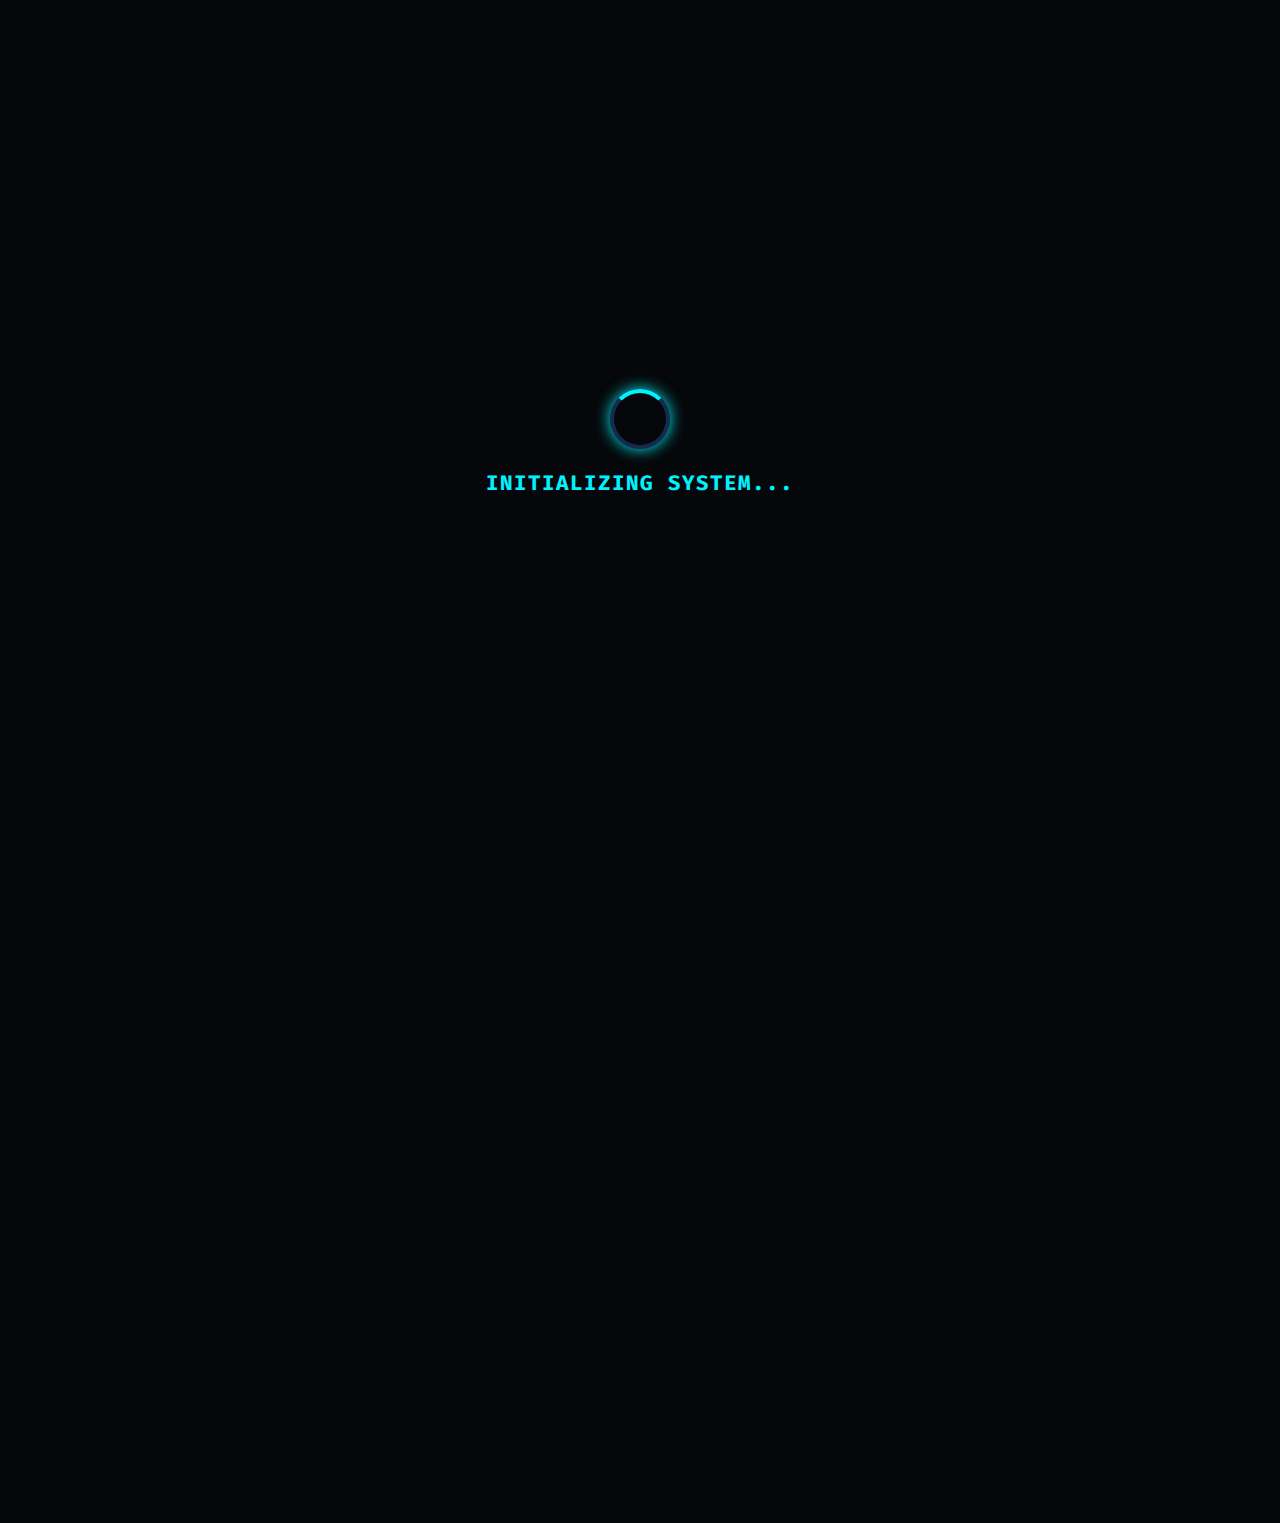
<file: index.html>
<!DOCTYPE html>
<html lang="vi">
<head>
    <meta charset="UTF-8">
    <meta name="viewport" content="width=device-width, initial-scale=1.0">
    <title>NetCalc Pro | Cyber Dashboard</title>
    <link rel="stylesheet" href="https://cdnjs.cloudflare.com/ajax/libs/font-awesome/6.4.0/css/all.min.css">
    <link rel="stylesheet" href="style.css">
</head>
<body class="loading-active"> <div id="loading-screen">
        <div class="loader-content">
            <div class="spinner"></div>
            <h2 class="loading-text">INITIALIZING SYSTEM...</h2>
        </div>
    </div>

    <div class="site-content">
        <div class="bg-stickers">
            <i class="fa-solid fa-wifi"></i><i class="fa-solid fa-code"></i>
            <i class="fa-solid fa-server"></i><i class="fa-solid fa-network-wired"></i>
            <i class="fa-solid fa-shield-halved"></i><i class="fa-solid fa-microchip"></i>
        </div>

        <header class="app-header">
            <div class="logo-area">
                <i class="fa-solid fa-shield-halved logo-icon"></i>
                <span class="logo-text">NETCALC <span class="highlight">PRO</span></span>
            </div>
            
            <div class="header-right">
                <button id="theme-toggle" class="theme-btn-horizontal" onclick="toggleTheme()">
                    <div class="toggle-track">
                        <i class="fa-solid fa-moon"></i><i class="fa-solid fa-sun"></i>
                        <div class="toggle-thumb"></div>
                    </div>
                </button>
            </div>
        </header>

        <main>
            <div class="container">
                <div class="hud-corner top-left"></div><div class="hud-corner top-right"></div>
                <div class="hud-corner bottom-left"></div><div class="hud-corner bottom-right"></div>

                <h1>Cyber Network Calc</h1>

                <div class="mode-options">
                    <input type="radio" name="mode" id="mode_host" value="num_host" checked onchange="updateInputArea()">
                    <label for="mode_host">
                        <div class="icon-box"><i class="fa-solid fa-laptop-code"></i></div>
                        <span class="mode-title">Chia Theo Số Host</span>
                        <span class="mode-desc">Tối ưu số lượng IP</span>
                    </label>

                    <input type="radio" name="mode" id="mode_subnet" value="num_subnet" onchange="updateInputArea()">
                    <label for="mode_subnet">
                        <div class="icon-box"><i class="fa-solid fa-network-wired"></i></div>
                        <span class="mode-title">Chia Theo Số Subnet</span>
                        <span class="mode-desc">Chia mạng phân nhánh</span>
                    </label>

                    <input type="radio" name="mode" id="mode_vlsm" value="vlsm" onchange="updateInputArea()">
                    <label for="mode_vlsm">
                        <div class="icon-box"><i class="fa-solid fa-server"></i></div>
                        <span class="mode-title">Tính Toán VLSM</span>
                        <span class="mode-desc">Đa tầng mạng con</span>
                    </label>
                </div>

                <div id="input-area"></div>

                <div class="output-wrapper">
                    <div class="terminal-bar">
                        <span class="dot red"></span><span class="dot yellow"></span><span class="dot green"></span>
                    </div>
                    <div class="output-area">
                        <pre id="output-area">system@netcalc:~$ Waiting for input...</pre>
                    </div>
                </div>
            </div>
        </main>

        <footer class="app-footer">
            <div class="footer-content">
                <div class="footer-col">
                    <h3>About NetCalc</h3>
                    <p>Công cụ tính toán mạng mạnh mẽ dành cho quản trị viên. Hỗ trợ VLSM, CIDR và tối ưu hóa IP.</p>
                </div>
                <div class="footer-col">
                    <h3>Resources</h3>
                    <a href="#">Documentation</a><a href="#">API Reference</a><a href="#">Support</a>
                </div>
                <div class="footer-col">
                    <h3>Connect</h3>
                    <div class="socials">
                        <ul class="example-2">
                            <li class="icon-content">
                                <a href="https://github.com/" aria-label="GitHub" data-social="github">
                                    <div class="filled"></div>
                                    <svg xmlns="http://www.w3.org/2000/svg" width="16" height="16" fill="currentColor" class="bi bi-github" viewBox="0 0 16 16">
                                        <path d="M8 0C3.58 0 0 3.58 0 8c0 3.54 2.29 6.53 5.47 7.59.4.07.55-.17.55-.38 0-.19-.01-.82-.01-1.49-2.01.37-2.53-.49-2.69-.94-.09-.23-.48-.94-.82-1.13-.28-.15-.68-.52-.01-.53.63-.01 1.08.58 1.23.82.72 1.21 1.87.87 2.33.66.07-.52.28-.87.51-1.07-1.78-.2-3.64-.89-3.64-3.95 0-.87.31-1.59.82-2.15-.08-.2-.36-1.02.08-2.12 0 0 .67-.21 2.2.82.64-.18 1.32-.27 2-.27s1.36.09 2 .27c1.53-1.04 2.2-.82 2.2-.82.44 1.1.16 1.92.08 2.12.51.56.82 1.27.82 2.15 0 3.07-1.87 3.75-3.65 3.95.29.25.54.73.54 1.48 0 1.07-.01 1.93-.01 2.2 0 .21.15.46.55.38A8.01 8.01 0 0 0 16 8c0-4.42-3.58-8-8-8"></path>
                                    </svg>
                                </a>
                                <div class="tooltip">GitHub</div>
                            </li>

                            <li class="icon-content">
                                <a href="https://facebook.com/" aria-label="Facebook" data-social="facebook">
                                    <div class="filled"></div>
                                    <svg xmlns="http://www.w3.org/2000/svg" width="16" height="16" fill="currentColor" class="bi bi-facebook" viewBox="0 0 16 16">
                                        <path d="M16 8.049c0-4.446-3.582-8.05-8-8.05C3.58 0-.002 3.603-.002 8.05c0 4.017 2.926 7.347 6.75 7.951v-5.625h-2.03V8.05H6.75V6.275c0-2.017 1.195-3.131 3.022-3.131.876 0 1.791.157 1.791.157v1.98h-1.009c-.993 0-1.303.621-1.303 1.258v1.51h2.218l-.354 2.326H9.25V16c3.824-.604 6.75-3.934 6.75-7.951z"/>
                                    </svg>
                                </a>
                                <div class="tooltip">Facebook</div>
                            </li>

                            <li class="icon-content">
                                <a href="https://youtube.com/" aria-label="Youtube" data-social="youtube">
                                    <div class="filled"></div>
                                    <svg xmlns="http://www.w3.org/2000/svg" width="16" height="16" fill="currentColor" class="bi bi-youtube" viewBox="0 0 16 16">
                                        <path d="M8.051 1.999h.089c.822.003 4.987.033 6.11.335a2.01 2.01 0 0 1 1.415 1.42c.101.38.172.883.22 1.402l.01.104.022.26.008.104c.065.914.073 1.77.074 1.957v.075c-.001.194-.01 1.108-.082 2.06l-.008.105-.009.104c-.05.572-.124 1.14-.235 1.558a2.01 2.01 0 0 1-1.415 1.42c-1.16.312-5.569.334-6.18.335h-.142c-.309 0-1.587-.006-2.927-.052l-.17-.006-.087-.004-.171-.007-.171-.007c-1.11-.049-2.167-.128-2.654-.26a2.01 2.01 0 0 1-1.415-1.419c-.111-.417-.185-.986-.235-1.558L.09 9.82l-.008-.104A31 31 0 0 1 0 7.68v-.123c.002-.215.01-.958.064-1.778l.007-.103.003-.052.008-.104.022-.26.01-.104c.048-.519.119-1.023.22-1.402a2.01 2.01 0 0 1 1.415-1.42c.487-.13 1.544-.21 2.654-.26l.17-.007.172-.006.086-.003.171-.007A100 100 0 0 1 7.858 2zM6.4 5.209v4.818l4.157-2.408z"></path>
                                    </svg>
                                </a>
                                <div class="tooltip">Youtube</div>
                            </li>

                            <li class="icon-content">
                                <a href="https://instagram.com/" aria-label="Instagram" data-social="instagram">
                                    <div class="filled"></div>
                                    <svg xmlns="http://www.w3.org/2000/svg" width="16" height="16" fill="currentColor" class="bi bi-instagram" viewBox="0 0 16 16">
                                        <path d="M8 0C5.829 0 5.556.01 4.703.048 3.85.088 3.269.222 2.76.42a3.9 3.9 0 0 0-1.417.923A3.9 3.9 0 0 0 .42 2.76C.222 3.268.087 3.85.048 4.7.01 5.555 0 5.827 0 8.001c0 2.172.01 2.444.048 3.297.04.852.174 1.433.372 1.942.205.526.478.972.923 1.417.444.445.89.719 1.416.923.51.198 1.09.333 1.942.372C5.555 15.99 5.827 16 8 16s2.444-.01 3.298-.048c.851-.04 1.434-.174 1.943-.372a3.9 3.9 0 0 0 1.416-.923c.445-.445.718-.891.923-1.417.197-.509.332-1.09.372-1.942C15.99 10.445 16 10.173 16 8s-.01-2.445-.048-3.299c-.04-.851-.175-1.433-.372-1.941a3.9 3.9 0 0 0-.923-1.417A3.9 3.9 0 0 0 13.24.42c-.51-.198-1.092-.333-1.943-.372C10.443.01 10.172 0 7.998 0zm-.717 1.442h.718c2.136 0 2.389.007 3.232.046.78.035 1.204.166 1.486.275.373.145.64.319.92.599s.453.546.598.92c.11.281.24.705.275 1.485.039.843.047 1.096.047 3.231s-.008 2.389-.047 3.232c-.035.78-.166 1.203-.275 1.485a2.5 2.5 0 0 1-.599.919c-.28.28-.546.453-.92.598-.28.11-.704.24-1.485.276-.843.038-1.096.047-3.232.047s-2.39-.009-3.233-.047c-.78-.036-1.203-.166-1.485-.276a2.5 2.5 0 0 1-.92-.598 2.5 2.5 0 0 1-.6-.92c-.109-.281-.24-.705-.275-1.485-.038-.843-.046-1.096-.046-3.233s.008-2.388.046-3.231c.036-.78.166-1.204.276-1.486.145-.373.319-.64.599-.92s.546-.453.92-.598c.282-.11.705-.24 1.485-.276.738-.034 1.024-.044 2.515-.045zm4.988 1.328a.96.96 0 1 0 0 1.92.96.96 0 0 0 0-1.92m-4.27 1.122a4.109 4.109 0 1 0 0 8.217 4.109 4.109 0 0 0 0-8.217m0 1.441a2.667 2.667 0 1 1 0 5.334 2.667 2.667 0 0 1 0-5.334"></path>
                                    </svg>
                                </a>
                                <div class="tooltip">Instagram</div>
                            </li>
                        </ul>
                    </div>
                </div>
            </div>
            
            <div class="footer-copyright">
                <p>&copy; 2024 SyNuyn. All Rights Reserved.</p>
                <div class="footer-legal">
                    <a href="#">Privacy Policy</a><span class="separator">•</span><a href="#">Terms</a>
                </div>
            </div>
        </footer>
    </div>

    <script src="script.js"></script>
</body>
</html>
</file>
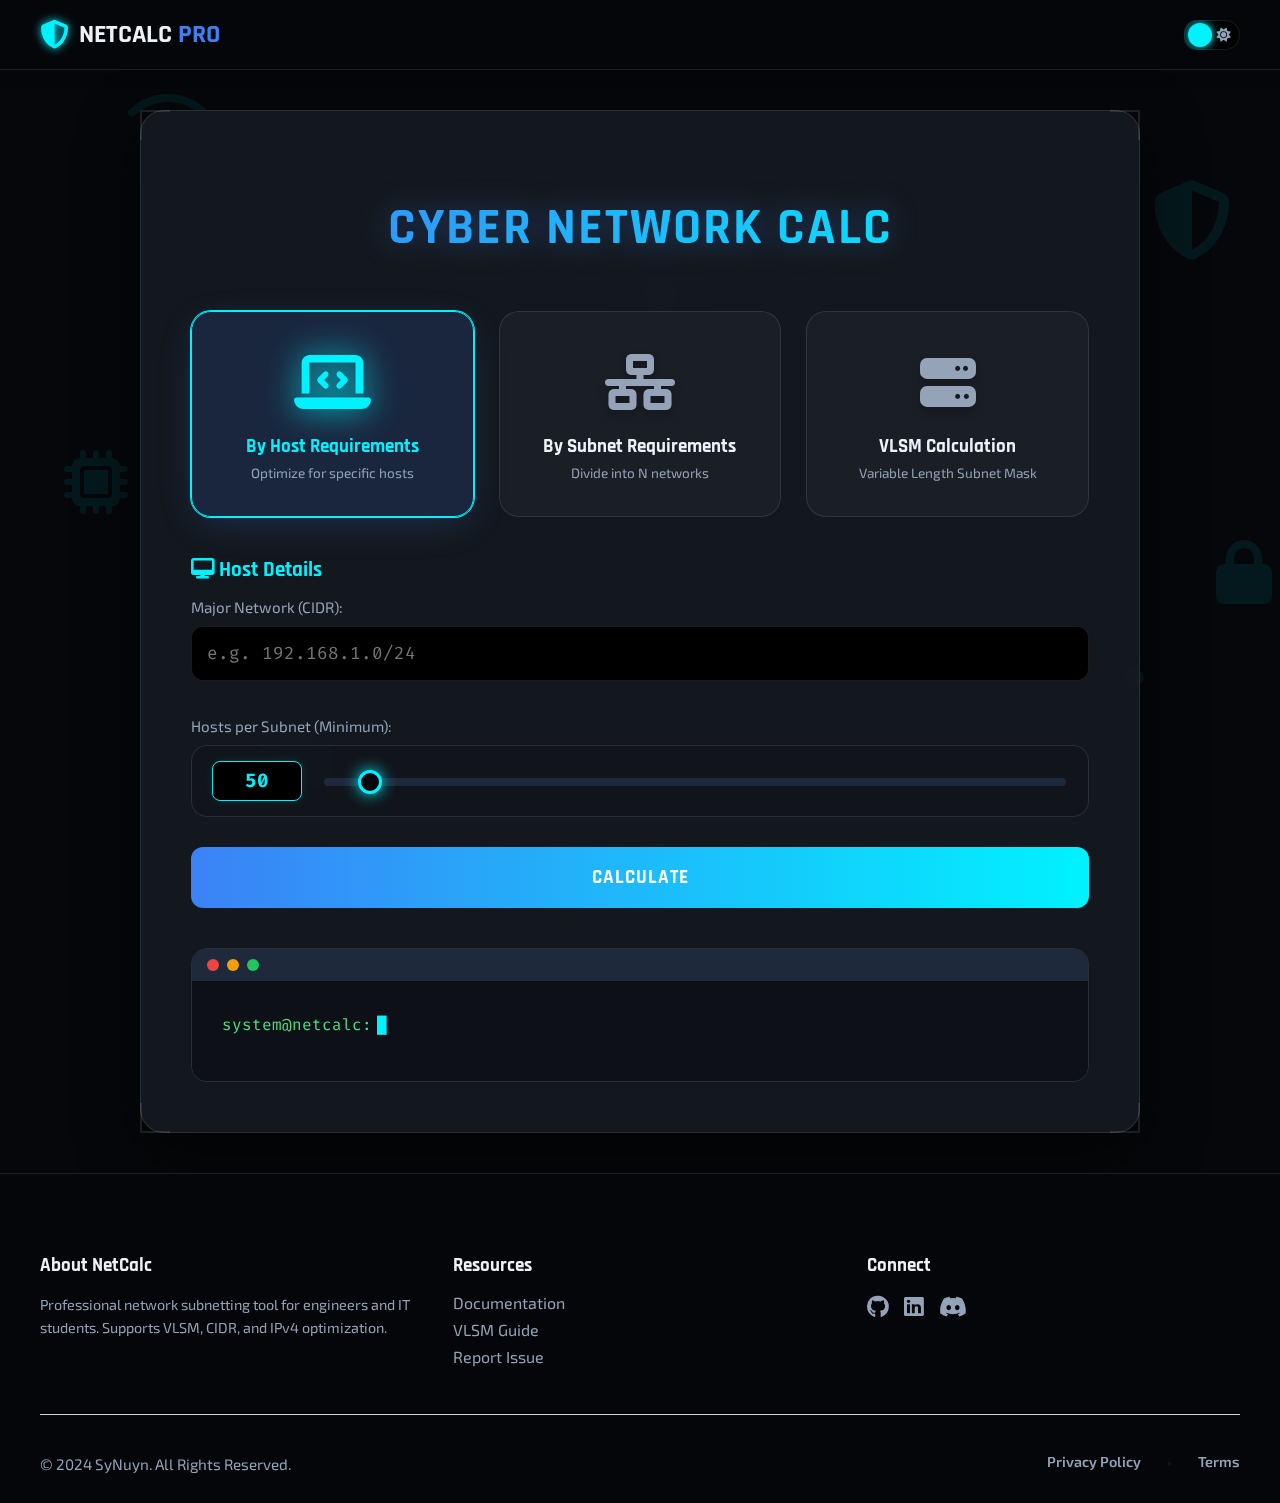
<file: calculator.html>
<!DOCTYPE html>
<html lang="en">
<head>
    <meta charset="UTF-8">
    <meta name="viewport" content="width=device-width, initial-scale=1.0">
    <title>NetCalc Pro | Advanced Subnet Calculator</title>
    <link rel="stylesheet" href="https://cdnjs.cloudflare.com/ajax/libs/font-awesome/6.4.0/css/all.min.css">
    <link rel="stylesheet" href="style.css">
</head>
<body>

    <div class="bg-stickers">
        <i class="fa-solid fa-wifi"></i>
        <i class="fa-solid fa-code"></i>
        <i class="fa-solid fa-server"></i>
        <i class="fa-solid fa-network-wired"></i>
        <i class="fa-solid fa-shield-halved"></i>
        <i class="fa-solid fa-microchip"></i>
        <i class="fa-solid fa-database"></i>
        <i class="fa-solid fa-lock"></i>
    </div>

    <header class="app-header">
        <div class="logo-area">
            <i class="fa-solid fa-shield-halved logo-icon"></i>
            <span class="logo-text">NETCALC <span class="highlight">PRO</span></span>
        </div>
        
        <div class="header-right">
            <button id="theme-toggle" class="theme-btn-horizontal" onclick="toggleTheme()" aria-label="Toggle Theme">
                <div class="toggle-track">
                    <i class="fa-solid fa-moon"></i>
                    <i class="fa-solid fa-sun"></i>
                    <div class="toggle-thumb"></div>
                </div>
            </button>
        </div>
    </header>

    <main>
        <div class="container">
            <div class="hud-corner top-left"></div>
            <div class="hud-corner top-right"></div>
            <div class="hud-corner bottom-left"></div>
            <div class="hud-corner bottom-right"></div>

            <h1>Cyber Network Calc</h1>

            <div class="mode-options">
                <input type="radio" name="mode" id="mode_host" value="num_host" checked onchange="updateInputArea()">
                <label for="mode_host">
                    <div class="icon-box"><i class="fa-solid fa-laptop-code"></i></div>
                    <span class="mode-title">By Host Requirements</span>
                    <span class="mode-desc">Optimize for specific hosts</span>
                </label>

                <input type="radio" name="mode" id="mode_subnet" value="num_subnet" onchange="updateInputArea()">
                <label for="mode_subnet">
                    <div class="icon-box"><i class="fa-solid fa-network-wired"></i></div>
                    <span class="mode-title">By Subnet Requirements</span>
                    <span class="mode-desc">Divide into N networks</span>
                </label>

                <input type="radio" name="mode" id="mode_vlsm" value="vlsm" onchange="updateInputArea()">
                <label for="mode_vlsm">
                    <div class="icon-box"><i class="fa-solid fa-server"></i></div>
                    <span class="mode-title">VLSM Calculation</span>
                    <span class="mode-desc">Variable Length Subnet Mask</span>
                </label>
            </div>

            <div id="input-area"></div>

            <div class="output-wrapper">
                <div class="terminal-bar">
                    <span class="dot red"></span><span class="dot yellow"></span><span class="dot green"></span>
                </div>
                <div class="output-area">
                    <pre id="output-area">Ready...</pre>
                </div>
            </div>
        </div>
    </main>

    <footer class="app-footer">
        <div class="footer-content">
            <div class="footer-col">
                <h3>About NetCalc</h3>
                <p>Professional network subnetting tool for engineers and IT students. Supports VLSM, CIDR, and IPv4 optimization.</p>
            </div>
            <div class="footer-col">
                <h3>Resources</h3>
                <a href="#">Documentation</a>
                <a href="#">VLSM Guide</a>
                <a href="#">Report Issue</a>
            </div>
            <div class="footer-col">
                <h3>Connect</h3>
                <div class="socials">
                    <a href="#"><i class="fa-brands fa-github"></i></a>
                    <a href="#"><i class="fa-brands fa-linkedin"></i></a>
                    <a href="#"><i class="fa-brands fa-discord"></i></a>
                </div>
            </div>
        </div>
        
        <div class="footer-copyright">
            <p>&copy; 2024 SyNuyn. All Rights Reserved.</p>
            <div class="footer-legal">
                <a href="#">Privacy Policy</a>
                <span class="separator">•</span>
                <a href="#">Terms</a>
            </div>
        </div>
    </footer>

    <script src="script.js"></script>
</body>
</html>
</file>
<file: style.css>
@import url("https://fonts.googleapis.com/css2?family=Rajdhani:wght@500;600;700&family=Exo+2:wght@300;400;600&family=Fira+Code:wght@400;500&display=swap");

/* ========================================= 
1. VARIABLES & ROOT STYLES
========================================= */

:root {
    /* DARK MODE */
    --bg-deep: #05070a;
    --header-bg: rgba(5, 7, 10, 0.9);
    --glass-bg: rgba(22, 27, 34, 0.85);
    --glass-border: rgba(255, 255, 255, 0.1);

    --primary: #3b82f6;
    --accent: #00f2ff;
    --danger: #ef4444;
    --text-main: #edf2f7;
    --text-muted: #94a3b8;

    --card-bg: rgba(255, 255, 255, 0.03);
    --card-hover: rgba(255, 255, 255, 0.06);
    --card-active-bg: rgba(59, 130, 246, 0.15);
    --card-active-border: var(--accent);

    --input-bg: #000000;
    --track-bg: #1e293b;
    --thumb-bg: #05070a;

    --output-bg: #0d1117;
    --output-text: #4ade80;

    --toggle-bg: #1e293b;
    --shadow-color: rgba(0, 0, 0, 0.6);

    --font-heading: "Rajdhani", sans-serif;
    --font-body: "Exo 2", sans-serif;
    --font-code: "Fira Code", monospace;
}

body.light-mode {
    --bg-deep: linear-gradient(135deg, #e0c3fc 0%, #8ec5fc 100%);
    --header-bg: rgba(255, 255, 255, 0.85);
    --glass-bg: rgba(255, 255, 255, 0.65);
    --glass-border: rgba(255, 255, 255, 0.9);

    --primary: #6b4c9a;
    --accent: #3b82f6;
    --text-main: #1f2937;
    --text-muted: #4b5563;

    --card-bg: rgba(255, 255, 255, 0.5);
    --card-hover: rgba(255, 255, 255, 0.8);
    --card-active-bg: #ffffff;
    --card-active-border: var(--primary);

    --input-bg: rgba(255, 255, 255, 0.8);
    --track-bg: #d1d5db;
    --thumb-bg: #ffffff;

    --output-bg: #1e1e1e;
    --output-text: #86efac;

    --toggle-bg: #ffffff;
    --shadow-color: rgba(100, 100, 200, 0.15);
}

/* ========================================= 
2. GLOBAL RESET & BODY STYLES
========================================= */

* {
    box-sizing: border-box;
}

body {
    font-family: var(--font-body);
    background: var(--bg-deep);
    color: var(--text-main);
    margin: 0;
    padding: 0;
    min-height: 100vh;
    display: flex;
    flex-direction: column;
    transition: background 0.5s ease, color 0.5s ease;
    overflow-x: hidden;

    background-image: var(--bg-deep), linear-gradient(rgba(59, 130, 246, 0.05) 1px, transparent 1px),
        linear-gradient(90deg, rgba(59, 130, 246, 0.05) 1px, transparent 1px);
    background-size: cover, 40px 40px, 40px 40px;
    background-attachment: fixed;
}

body.loading-active {
    overflow: hidden;
}

body.no-scroll,
html.no-scroll {
    overflow: hidden !important;
}

/* ========================================= 
3. LOADING SCREEN STYLES
========================================= */

#loading-screen {
    position: fixed;
    top: 0;
    left: 0;
    width: 100%;
    height: 100%;
    background-color: var(--bg-deep);
    z-index: 9999;
    display: flex;
    justify-content: center;
    align-items: center;
    transition: opacity 0.8s ease-out, visibility 0.8s;
}

.loader-content {
    text-align: center;
}

.spinner {
    width: 60px;
    height: 60px;
    border: 4px solid rgba(59, 130, 246, 0.3);
    border-top: 4px solid var(--accent);
    border-radius: 50%;
    animation: spin 1s linear infinite;
    margin: 0 auto 20px;
    box-shadow: 0 0 15px var(--accent);
}

@keyframes spin {
    0% {
        transform: rotate(0deg);
    }
    100% {
        transform: rotate(360deg);
    }
}

.loading-text {
    font-family: var(--font-code);
    color: var(--accent);
    letter-spacing: 2px;
    animation: blinkText 1.5s infinite;
}

@keyframes blinkText {
    0%,
    100% {
        opacity: 1;
    }
    50% {
        opacity: 0.5;
    }
}

.site-content {
    opacity: 0;
    transform: translateY(20px);
    transition: opacity 1s ease-out, transform 1s ease-out;
}

.loaded .site-content {
    opacity: 1;
    transform: translateY(0);
}

.loaded #loading-screen {
    opacity: 0;
    visibility: hidden;
}

.site-content.no-scroll {
    overflow: hidden !important;
    height: 100vh;
}

/* ========================================= 
4. BACKGROUND STICKERS
========================================= */

.bg-stickers {
    position: fixed;
    top: 0;
    left: 0;
    width: 100%;
    height: 100%;
    pointer-events: none;
    z-index: -1;
    overflow: hidden;
}

.bg-stickers i {
    position: absolute;
    color: var(--accent);
    opacity: 0.08;
    font-size: 4rem;
    animation: float 15s infinite linear;
}

body.light-mode .bg-stickers i {
    color: #fff;
    opacity: 0.3;
}

.bg-stickers i:nth-child(1) {
    top: 10%;
    left: 10%;
    animation-duration: 25s;
}

.bg-stickers i:nth-child(2) {
    top: 70%;
    left: 80%;
    animation-duration: 30s;
    font-size: 6rem;
}

.bg-stickers i:nth-child(3) {
    top: 40%;
    left: 40%;
    animation-duration: 35s;
    opacity: 0.03;
}

.bg-stickers i:nth-child(4) {
    top: 80%;
    left: 20%;
    animation-duration: 22s;
}

.bg-stickers i:nth-child(5) {
    top: 20%;
    left: 90%;
    animation-duration: 18s;
    font-size: 5rem;
}

.bg-stickers i:nth-child(6) {
    top: 50%;
    left: 5%;
    animation-duration: 28s;
}

.bg-stickers i:nth-child(7) {
    top: 30%;
    left: 50%;
    animation-duration: 32s;
    font-size: 3rem;
}

.bg-stickers i:nth-child(8) {
    top: 60%;
    left: 95%;
    animation-duration: 27s;
}

@keyframes float {
    0% {
        transform: translate(0, 0) rotate(0deg);
    }
    50% {
        transform: translate(-20px, 20px) rotate(180deg);
    }
    100% {
        transform: translate(0, 0) rotate(360deg);
    }
}

/* ========================================= 
5. HEADER SECTION
========================================= */

.app-header {
    height: 70px;
    background: var(--header-bg);
    backdrop-filter: blur(12px);
    border-bottom: 1px solid var(--glass-border);
    display: flex;
    align-items: center;
    justify-content: space-between;
    padding: 0 40px;
    position: sticky;
    top: 0;
    z-index: 1000;
    box-shadow: 0 4px 20px rgba(0, 0, 0, 0.05);
}

.header-right {
    display: flex;
    align-items: center;
    gap: 20px;
    margin-left: auto;
}

.logo-area {
    font-family: var(--font-heading);
    font-size: 1.6rem;
    font-weight: 700;
    display: flex;
    align-items: center;
    gap: 10px;
}

.logo-icon {
    color: var(--accent);
    font-size: 1.8rem;
    filter: drop-shadow(0 0 5px var(--accent));
}

.highlight {
    color: var(--primary);
}

/* History Button */
.history-btn {
    background: transparent;
    border: 1px solid var(--glass-border);
    color: var(--text-muted);
    width: 40px;
    height: 40px;
    border-radius: 50%;
    cursor: pointer;
    margin-right: 15px;
    display: flex;
    justify-content: center;
    align-items: center;
    transition: 0.3s;
    font-size: 1.1rem;
    margin: 0;
}

.history-btn:hover {
    background: var(--card-hover);
    color: var(--accent);
    border-color: var(--accent);
    box-shadow: 0 0 15px rgba(0, 242, 255, 0.2);
}

/* Theme Toggle */
.theme-btn-horizontal {
    background: none;
    border: none;
    cursor: pointer;
    padding: 0;
    margin-bottom: unset;
}

.toggle-track {
    width: 56px;
    height: 30px;
    background: var(--input-bg);
    border: 1px solid var(--glass-border);
    border-radius: 20px;
    position: relative;
    display: flex;
    align-items: center;
    justify-content: space-between;
    padding: 0 7px;
}

.toggle-track i {
    font-size: 14px;
    color: var(--text-muted);
    z-index: 1;
}

.toggle-thumb {
    position: absolute;
    top: 2px;
    left: 3px;
    width: 24px;
    height: 24px;
    border-radius: 50%;
    background: var(--accent);
    transition: 0.3s cubic-bezier(0.4, 0, 0.2, 1);
    z-index: 2;
    box-shadow: 0 0 10px var(--accent);
}

body.light-mode .toggle-thumb {
    transform: translateX(24px);
    background: var(--primary);
    box-shadow: none;
}

/* ========================================= 
6. MAIN CONTAINER & LAYOUT
========================================= */

main {
    flex: 1;
    display: flex;
    justify-content: center;
    padding: 40px 20px;
}

.container {
    width: 100%;
    max-width: 1000px;
    background: var(--glass-bg);
    backdrop-filter: blur(20px);
    border: 1px solid var(--glass-border);
    border-radius: 24px;
    padding: 50px;
    box-shadow: 0 20px 60px var(--shadow-color);
    position: relative;
    overflow: visible;
    transition: 0.5s;
}

h1 {
    text-align: center;
    font-family: var(--font-heading);
    font-weight: 800;
    font-size: 3.2rem;
    margin-bottom: 50px;
    letter-spacing: 2px;
    text-transform: uppercase;
    background: linear-gradient(to right, var(--primary), var(--accent));
    -webkit-background-clip: text;
    background-clip: text;
    -webkit-text-fill-color: transparent;
    filter: drop-shadow(0 0 15px rgba(59, 130, 246, 0.4));
}

h2 {
    font-family: var(--font-heading);
    color: var(--accent);
    font-size: 1.3rem;
    margin-bottom: 15px;
}

p {
    margin-bottom: 10px;
    color: var(--text-muted);
    font-size: 0.95rem;
}

/* HUD Corners */
.hud-corner {
    position: absolute;
    width: 30px;
    height: 30px;
    border: 2px solid var(--glass-border);
    pointer-events: none;
    transition: 0.3s;
}

.top-left {
    top: -1px;
    left: -1px;
    border-right: none;
    border-bottom: none;
}

.top-right {
    top: -1px;
    right: -1px;
    border-left: none;
    border-bottom: none;
}

.bottom-left {
    bottom: -1px;
    left: -1px;
    border-right: none;
    border-top: none;
}

.bottom-right {
    bottom: -1px;
    right: -1px;
    border-left: none;
    border-top: none;
}

.container:hover .hud-corner {
    border-color: var(--accent);
    width: 40px;
    height: 40px;
}

body.light-mode .container:hover .hud-corner {
    border-color: var(--primary);
}

/* ========================================= 
7. MODE OPTIONS / RADIO BUTTONS
========================================= */

.mode-options {
    display: grid;
    grid-template-columns: repeat(3, 1fr);
    gap: 25px;
    margin-bottom: 40px;
}

.mode-options input {
    display: none;
}

.mode-options label {
    display: flex;
    flex-direction: column;
    align-items: center;
    justify-content: center;
    padding: 35px 20px;
    background: var(--card-bg);
    border: 1px solid var(--glass-border);
    border-radius: 20px;
    cursor: pointer;
    transition: 0.4s;
}

.icon-box {
    font-size: 3.5rem;
    margin-bottom: 20px;
    color: var(--text-muted);
    transition: 0.4s;
    filter: drop-shadow(0 5px 5px rgba(0, 0, 0, 0.2));
}

.mode-title {
    font-family: var(--font-heading);
    font-size: 1.2rem;
    font-weight: 700;
    color: var(--text-main);
}

.mode-desc {
    font-size: 0.85rem;
    color: var(--text-muted);
    margin-top: 5px;
    text-align: center;
}

.mode-options label:hover {
    transform: translateY(-8px) scale(1.02);
    background: var(--card-hover);
    box-shadow: 0 15px 30px -10px var(--shadow-color);
}

.mode-options label:hover .icon-box {
    color: var(--text-main);
    transform: scale(1.1) rotate(-10deg);
}

.mode-options input:checked + label {
    background: var(--card-active-bg);
    border-color: var(--card-active-border);
    box-shadow: 0 0 0 1px var(--card-active-border), 0 10px 40px -10px rgba(59, 130, 246, 0.3);
}

.mode-options input:checked + label .icon-box {
    color: var(--accent);
    filter: drop-shadow(0 0 15px var(--accent));
    transform: scale(1.1);
}

body.light-mode .mode-options input:checked + label .icon-box {
    color: var(--primary);
    filter: none;
}

.mode-options input:checked + label .mode-title {
    color: var(--accent);
}

body.light-mode .mode-options input:checked + label .mode-title {
    color: var(--primary);
}

/* ========================================= 
8. INPUT FIELDS & SLIDERS
========================================= */

input[type="text"] {
    width: 100%;
    padding: 15px;
    background: var(--input-bg);
    border: 1px solid var(--glass-border);
    border-radius: 12px;
    color: var(--accent);
    font-family: var(--font-code);
    font-size: 1.1rem;
    transition: 0.3s;
    margin-bottom: 20px;
}

body.light-mode input[type="text"] {
    color: var(--primary);
    border: 1px solid rgba(0, 0, 0, 0.1);
}

input[type="text"]:focus {
    outline: none;
    border-color: var(--primary);
    box-shadow: 0 0 20px rgba(59, 130, 246, 0.2);
}

.slider-container {
    display: flex;
    align-items: center;
    gap: 20px;
    background: rgba(0, 0, 0, 0.1);
    padding: 15px 20px;
    border-radius: 16px;
    border: 1px solid var(--glass-border);
    margin-bottom: 30px;
    height: auto;
    transition: 0.3s;
}

body.light-mode .slider-container {
    background: #fff;
    border-color: rgba(0, 0, 0, 0.1);
}

.slider-number-input {
    width: 90px !important;
    margin-bottom: 0 !important;
    text-align: center;
    font-weight: 700;
    font-size: 1.2rem;
    background: #000 !important;
    border: 1px solid var(--accent) !important;
    color: var(--accent);
    font-family: var(--font-code);
    height: 40px;
    border-radius: 8px;
    box-shadow: 0 0 10px rgba(0, 242, 255, 0.1);
}

.slider-number-input.vlsm-hosts {
    margin-bottom: 0 !important;
}
.slider-number-input-line.vlsm-hosts {
    margin-bottom: 0 !important;
}

body.light-mode .slider-number-input {
    background: #f1f5f9 !important;
    color: var(--primary);
    border-color: var(--primary) !important;
    box-shadow: none;
}

.slider-number-input::-webkit-inner-spin-button {
    -webkit-appearance: none;
    appearance: none;
    margin: 0;
}

.slider-container input[type="range"] {
    flex: 1;
    width: 100%;
    margin-bottom: 0;
    -webkit-appearance: none;
    appearance: none;
    background: transparent;
    cursor: pointer;
    height: 30px;
}

input[type="range"]::-webkit-slider-runnable-track {
    width: 100%;
    height: 8px;
    background: var(--track-bg);
    border-radius: 10px;
}

input[type="range"]::-webkit-slider-thumb {
    -webkit-appearance: none;
    appearance: none;
    box-sizing: border-box;
    height: 24px;
    width: 24px;
    border-radius: 50%;
    background: var(--thumb-bg);
    border: 3px solid var(--accent);
    margin-top: -8px;
    box-shadow: 0 0 15px var(--accent);
    transition: 0.2s;
}

body.light-mode input[type="range"]::-webkit-slider-thumb {
    border-color: var(--primary);
    box-shadow: none;
}

input[type="range"]:hover::-webkit-slider-thumb {
    transform: scale(1.2);
    background: var(--accent);
}

/* ========================================= 
9. VLSM FIXED ALIGNMENT
========================================= */

.vlsm-entry {
    display: flex;
    flex-direction: row;
    align-items: center;
    gap: 15px;
    margin-bottom: 15px;
    width: 100%;
}

.vlsm-entry .vlsm-name {
    flex: 1;
    min-width: 120px;
    margin-bottom: 0 !important;
}

.vlsm-entry .slider-container {
    flex: 2;
    margin-bottom: 0 !important;
    height: 54px;
    padding: 15px;
}

.vlsm-entry .slider-number-input {
    height: 34px;
    font-size: 1.1rem;
    width: 70px !important;
}

.vlsm-entry button {
    width: auto !important;
    margin-bottom: 0 !important;
    height: 54px;
    flex-shrink: 0;
    padding: 0 25px;
    background: linear-gradient(135deg, #ef4444, #dc2626);
    box-shadow: 0 5px 15px rgba(220, 38, 38, 0.3);
}

/* ========================================= 
10. BUTTONS
========================================= */

button {
    width: 100%;
    padding: 18px;
    border: none;
    border-radius: 12px;
    background: linear-gradient(90deg, var(--primary), var(--accent));
    color: white;
    font-family: var(--font-heading);
    font-size: 1.2rem;
    font-weight: 700;
    text-transform: uppercase;
    cursor: pointer;
    transition: 0.3s;
    margin-bottom: 20px;
    letter-spacing: 1px;
    display: flex;
    justify-content: center;
    align-items: center;
    position: relative;
    overflow: hidden;
}

button::after {
    content: "";
    position: absolute;
    top: 0;
    left: -100%;
    width: 100%;
    height: 100%;
    background: linear-gradient(90deg, transparent, rgba(255, 255, 255, 0.4), transparent);
    transition: 0.5s;
}

button:hover {
    transform: translateY(-3px);
    box-shadow: 0 10px 30px rgba(59, 130, 246, 0.4);
}

button:hover::after {
    left: 100%;
}

/* ========================================= 
11. OUTPUT AREA & TABLES
========================================= */

.output-wrapper {
    border: 1px solid var(--glass-border);
    border-radius: 16px;
    overflow: hidden;
    margin-top: 40px;
}

.terminal-bar {
    background: #1e293b;
    padding: 10px 15px;
    display: flex;
    gap: 8px;
}

.dot {
    width: 12px;
    height: 12px;
    border-radius: 50%;
}

.red {
    background: #ef4444;
}

.yellow {
    background: #f59e0b;
}

.green {
    background: #22c55e;
}

#output-area,
#nth-subnet-result {
    background: var(--output-bg);
    color: var(--output-text);
    padding: 30px;
    font-family: var(--font-code);
    line-height: 1.7;
    font-size: 1rem;
    min-height: 100px;
    margin: 0;
    transition: 0.5s;
}

#nth-subnet-result {
    border-top: 1px dashed #30363d;
    color: var(--accent);
}

body.light-mode #nth-subnet-result {
    border-color: rgba(0, 0, 0, 0.1);
    color: var(--primary);
}

/* Table Styles */
.output-area table {
    width: 100%;
    border-collapse: collapse;
    margin-top: 15px;
    color: var(--text-main);
    font-size: 0.95rem;
}

.output-area th,
.output-area td {
    border: 1px solid var(--glass-border);
    padding: 10px;
    text-align: left;
    font-family: var(--font-code);
}

.output-area th {
    background: rgba(255, 255, 255, 0.1);
    color: var(--accent);
}

body.light-mode .output-area th {
    background: rgba(0, 0, 0, 0.05);
    color: var(--primary);
}

.output-area td {
    color: var(--output-text);
}

/* ========================================= 
12. FOOTER SECTION
========================================= */

.app-footer {
    background: var(--header-bg);
    border-top: 1px solid var(--glass-border);
    padding: 60px 40px 20px;
    margin-top: auto;
    backdrop-filter: blur(12px);
}

.footer-content {
    max-width: 1200px;
    margin: 0 auto;
    display: grid;
    grid-template-columns: repeat(3, 1fr);
    gap: 40px;
    margin-bottom: 40px;
}

.footer-col h3 {
    color: var(--text-main);
    font-family: var(--font-heading);
    margin-bottom: 15px;
    font-size: 1.2rem;
}

.footer-col p {
    color: var(--text-muted);
    line-height: 1.6;
    font-size: 0.9rem;
}

.footer-col a {
    display: block;
    color: var(--text-muted);
    text-decoration: none;
    margin-bottom: 8px;
    transition: 0.3s;
}

.footer-col a:hover {
    color: var(--accent);
}

/* Social Icons */
.socials {
    display: flex;
    gap: 15px;
}

.socials a {
    font-size: 1.4rem;
    display: inline-block;
    margin: 0;
}

.socials a:hover {
    color: var(--accent);
}

/* Copyright Section */
.footer-copyright {
    max-width: 1200px;
    margin: 0 auto;
    border-top: 1px solid rgb(212 212 212);
    padding-top: 25px;
    display: flex;
    justify-content: space-between;
    align-items: center;
    font-size: 0.9rem;
    color: var(--text-muted);
}

.footer-legal {
    display: flex;
    align-items: center;
    gap: 25px;
}

.footer-legal a {
    text-decoration: none;
    color: var(--text-muted);
    font-weight: 600;
    transition: all 0.3s ease;
    position: relative;
    padding: 5px 0;
}

.footer-legal a:hover {
    color: var(--primary);
    text-shadow: 0 0 10px var(--primary);
}

.separator {
    color: var(--glass-border);
    font-size: 1.2rem;
    opacity: 0.5;
}

/* ========================================= 
17. TOAST NOTIFICATIONS
========================================= */

.toast-modern {
    position: fixed;
    top: 25px;
    right: -300px;
    display: flex;
    align-items: center;
    gap: 12px;
    background: #e7f9ee;
    color: #2e7d32;
    border-left: 6px solid #4caf50;
    padding: 14px 18px;
    border-radius: 14px;
    font-size: 16px;
    font-weight: 500;
    box-shadow: 0 4px 18px rgba(0, 0, 0, 0.15);
    opacity: 0;
    transition: all 0.35s ease;
    z-index: 9999;
    overflow: hidden;
}

.toast-icon {
    display: flex;
    align-items: center;
    justify-content: center;
    font-size: 22px;
}

.toast-svg {
    width: 22px;
    height: 22px;
    display: block;
    transform: translateY(2px);
}

.toast-modern.show {
    right: 25px;
    opacity: 1;
}

.toast-modern.error {
    background: #fdecea;
    color: #c62828;
    border-left-color: #e53935;
}

.toast-modern.shake {
    animation: shake 0.35s ease;
}

@keyframes shake {
    0% {
        transform: translateX(0);
    }
    25% {
        transform: translateX(-4px);
    }
    50% {
        transform: translateX(4px);
    }
    75% {
        transform: translateX(-4px);
    }
    100% {
        transform: translateX(0);
    }
}

.toast-progress {
    position: absolute;
    bottom: 0;
    left: 0;
    height: 4px;
    background: rgba(0, 0, 0, 0.2);
    width: 100%;
    animation: toast-timer 3s linear forwards;
}

@keyframes toast-timer {
    from {
        width: 100%;
    }
    to {
        width: 0%;
    }
}

/* ========================================= 
   18. TYPING EFFECT CURSOR
   ========================================= */

.typing-cursor::after {
    content: "█";
    display: inline-block;
    margin-left: 5px;
    color: var(--accent);
    animation: blink 1s step-end infinite;
}

@keyframes blink {
    0%,
    100% {
        opacity: 1;
    }
    50% {
        opacity: 0;
    }
}

/* ========================================= 
19. SCROLLBAR STYLING
========================================= */

::-webkit-scrollbar {
    width: 6px;
}

::-webkit-scrollbar-track {
    background: #1a1a1a;
    border-radius: 10px;
}

::-webkit-scrollbar-thumb {
    background: linear-gradient(180deg, #6a5af9, #4bc9ff);
    border-radius: 10px;
}

::-webkit-scrollbar-thumb:hover {
    background: linear-gradient(180deg, #7c6cff, #61d6ff);
}

/* ========================================= 
15. RESPONSIVE STYLES
========================================= */

/* Tablet (600px–1023px) */
@media (max-width: 1023px) {
    .back-to-top-button {
        width: 45px;
        height: 45px;
        right: 2%;
        bottom: 2%;
    }

    .back-to-top-button:hover {
        width: 120px;
    }

    .back-to-top-button_svgIcon {
        width: 11px;
    }

    .back-to-top-button:hover .back-to-top-button_svgIcon {
        width: 18px;
    }

    .back-to-top-button:hover::before {
        font-size: 12px;
    }
}

@media (max-width: 450px) {
    .slider-container input[type="range"] {
        display: none;
    }
    .slider-number-input {
        flex: 1 !important;
        width: 100% !important;
    }
}

/* Mobile (≤ 599px) */
@media (max-width: 599px) {
    .back-to-top-button {
        width: 48px;
        height: 48px;
        right: 3%;
        bottom: 3%;
        box-shadow: 0px 0px 0px 3px rgba(180, 160, 255, 0.25);
    }

    .back-to-top-button_svgIcon {
        width: 20px;
        height: auto;
    }

    .back-to-top-button:hover .back-to-top-button_svgIcon {
        width: 24px;
        transform: translateY(-150%);
    }

    .back-to-top-button:hover {
        width: 110px;
        border-radius: 40px;
    }

    .back-to-top-button:hover::before {
        font-size: 12px;
    }
}

@media (max-width: 900px) {
    .back-to-top-button:hover {
        width: 50px;
        border-radius: 50%;
        background-color: rgb(20, 20, 20);
    }

    .back-to-top-button:hover .back-to-top-button_svgIcon {
        width: 18px;
        transform: none;
    }

    .back-to-top-button:hover::before {
        font-size: 0;
        opacity: 0;
    }
}

/* General Responsive */
@media (max-width: 768px) {
    .mode-options {
        grid-template-columns: 1fr;
    }

    .footer-content {
        grid-template-columns: 1fr;
        gap: 30px;
    }

    .footer-copyright {
        flex-direction: column;
        gap: 10px;
    }

    .vlsm-entry {
        flex-direction: column;
        background: rgba(255, 255, 255, 0.05);
        padding: 15px;
        border-radius: 12px;
    }

    body.light-mode .vlsm-entry {
        background: rgba(255, 255, 255, 0.5);
    }

    .vlsm-entry input,
    .vlsm-entry .slider-container,
    .vlsm-entry button {
        width: 100% !important;
    }
}

/* ========================================= 
13. SOCIAL ICONS (LIQUID FILL)
========================================= */

ul.example-2 {
    list-style: none;
    padding: 0;
    display: flex;
    align-items: center;
    justify-content: center;
    gap: 15px;
}

.example-2 .icon-content {
    position: relative;
    z-index: 1;
}

/* Tooltip */
.example-2 .icon-content .tooltip {
    position: absolute;
    top: -20px;
    left: 50%;
    transform: translateX(-50%) scale(0.8);
    color: #fff;
    padding: 5px 10px;
    border-radius: 5px;
    opacity: 0;
    visibility: hidden;
    font-size: 0.75rem;
    font-family: var(--font-code);
    font-weight: bold;
    transition: all 0.3s ease;
    pointer-events: none;
    white-space: nowrap;
    z-index: 10;
}

.example-2 .icon-content:hover .tooltip {
    opacity: 1;
    visibility: visible;
    top: -45px;
    transform: translateX(-50%) scale(1);
}

/* Icon Circle */
.example-2 .icon-content a {
    position: relative;
    overflow: hidden;
    display: flex;
    justify-content: center;
    align-items: center;
    width: 42px;
    height: 42px;
    border-radius: 50%;
    background-color: var(--card-bg);
    color: var(--text-muted);
    border: 1px solid var(--glass-border);
}

.example-2 .icon-content a:hover {
    box-shadow: 0 5px 15px rgba(0, 0, 0, 0.3);
    color: white;
    border-color: transparent;
}

.example-2 .icon-content a svg {
    position: relative;
    z-index: 2;
    width: 20px;
    height: 20px;
}

/* Liquid Fill Layer */
.example-2 .icon-content a .filled {
    position: absolute;
    top: auto;
    bottom: 0;
    left: 0;
    width: 100%;
    height: 0;
    background-color: #000;
    transition: all 0.3s ease-in-out;
    z-index: 1;
}

.example-2 .icon-content a:hover .filled {
    height: 100%;
}

/* Social Colors */
.example-2 .icon-content a[data-social="github"] .filled,
.example-2 .icon-content a[data-social="github"] ~ .tooltip {
    background-color: #24262a;
}

.example-2 .icon-content a[data-social="facebook"] .filled,
.example-2 .icon-content a[data-social="facebook"] ~ .tooltip {
    background-color: #3b5998;
}

.example-2 .icon-content a[data-social="youtube"] .filled,
.example-2 .icon-content a[data-social="youtube"] ~ .tooltip {
    background-color: #ff0000;
}

.example-2 .icon-content a[data-social="instagram"] .filled,
.example-2 .icon-content a[data-social="instagram"] ~ .tooltip {
    background: linear-gradient(45deg, #405de6, #5b51db, #b33ab4, #c135b4, #e1306c, #fd1f1f);
}

/* Light Mode */
body.light-mode .example-2 .icon-content a {
    background-color: #fff;
    box-shadow: 0 2px 5px rgba(0, 0, 0, 0.05);
}

/* ========================================= 
14. BACK TO TOP BUTTON
========================================= */

.back-to-top-button {
    position: fixed;
    right: 1%;
    bottom: 1%;
    width: 50px;
    height: 50px;
    border-radius: 50%;
    background-color: rgb(20, 20, 20);
    border: none;
    font-weight: 600;
    display: flex;
    align-items: center;
    justify-content: center;
    box-shadow: 0px 0px 0px 4px rgba(180, 160, 255, 0.253);
    cursor: pointer;
    overflow: hidden;
    opacity: 0;
    visibility: hidden;
    transition: opacity 0.6s ease, visibility 0.6s ease, width 0.6s ease, border-radius 0.6s ease, background-color 0.6s ease, transform 0.6s ease;
}

.back-to-top-button.show {
    opacity: 1;
    visibility: visible;
}

.back-to-top-button_svgIcon {
    width: 12px;
    transition: transform 0.6s ease, width 0.6s ease;
}

.back-to-top-button_svgIcon path {
    fill: white;
}

.back-to-top-button:hover {
    width: 140px;
    border-radius: 50px;
    background-color: rgb(181, 160, 255);
}

.back-to-top-button:hover .back-to-top-button_svgIcon {
    width: 20px;
    transform: translateY(-200%);
}

.back-to-top-button::before {
    position: absolute;
    bottom: -20px;
    content: "Back to Top";
    color: white;
    font-size: 0px;
    transition: font-size 0.6s ease, bottom 0.6s ease, opacity 0.6s ease;
}

.back-to-top-button:hover::before {
    font-size: 13px;
    opacity: 1;
    bottom: unset;
}

/* Scroll To Top */
.scroll-to-top {
    position: fixed;
    bottom: 20px;
    left: 20px;
    display: none;
    background-color: #007bff;
    color: white;
    border: none;
    border-radius: 5px;
    padding: 10px;
    cursor: pointer;
    z-index: 1000;
}

.scroll-to-top:hover {
    background-color: #0056b3;
}

/* RESPONSIVE FOR BACK TO TOP BUTTON */
/* TABLET (600px–1023px) */
@media (max-width: 1023px) {
    .back-to-top-button {
        width: 45px;
        height: 45px;
        right: 2%;
        bottom: 2%;
    }

    .back-to-top-button:hover {
        width: 120px;
    }

    .back-to-top-button_svgIcon {
        width: 11px;
    }

    .back-to-top-button:hover .back-to-top-button_svgIcon {
        width: 18px;
    }

    .back-to-top-button:hover::before {
        font-size: 12px;
    }
}

/* MOBILE (≤ 599px) */
@media (max-width: 599px) {
    .back-to-top-button {
        width: 48px;
        height: 48px;
        right: 3%;
        bottom: 3%;
        box-shadow: 0px 0px 0px 3px rgba(180, 160, 255, 0.25);
    }

    .back-to-top-button_svgIcon {
        width: 20px;
        height: auto;
    }

    .back-to-top-button:hover .back-to-top-button_svgIcon {
        width: 24px;
        transform: translateY(-150%);
    }

    .back-to-top-button:hover {
        width: 110px;
        border-radius: 40px;
    }

    .back-to-top-button:hover::before {
        font-size: 12px;
    }
}

@media (max-width: 900px) {
    .back-to-top-button:hover {
        width: 50px; /* quay về kích thước gốc */
        border-radius: 50%;
        background-color: rgb(20, 20, 20);
    }

    .back-to-top-button:hover .back-to-top-button_svgIcon {
        width: 18px; /* kích thước chuẩn cho icon trên mobile */
        transform: none;
    }

    .back-to-top-button:hover::before {
        font-size: 0; /* không hiện chữ */
        opacity: 0;
    }
}

/* ========================================= 
16. HISTORY SIDEBAR
========================================= */

/* Overlay */
#history-overlay {
    position: fixed;
    inset: 0;
    background: rgba(0, 0, 0, 0.6);
    backdrop-filter: blur(3px);
    z-index: 1999;
    opacity: 0;
    visibility: hidden;
    transition: 0.3s;
}

#history-overlay.active {
    opacity: 1;
    visibility: visible;
    backdrop-filter: blur(6px);
    transition: opacity 0.3s ease, backdrop-filter 0.35s ease;
}

/* Sidebar Container */
#history-sidebar {
    position: fixed;
    top: 0;
    left: 0;
    width: 320px;
    height: 100vh;
    background: var(--header-bg);
    border-right: 1px solid var(--glass-border);
    z-index: 2000;
    transform: translateX(-100%);
    display: flex;
    flex-direction: column;
    box-shadow: 10px 0 30px rgba(0, 0, 0, 0.5);
    transition: transform 0.55s cubic-bezier(0.22, 1, 0.36, 1);
}

#history-sidebar.open {
    transform: translateX(0);
}

/* Sidebar Header */
.sidebar-header {
    height: 85px;
    padding: 20px;
    border-bottom: 1px solid var(--glass-border);
    display: flex;
    justify-content: space-between;
    align-items: center;
}

.sidebar-header-icon {
    transform: translateY(1px);
    margin-right: 10px;
}

.sidebar-header h3 {
    flex: 100;
    margin: 0;
    font-family: var(--font-heading);
    color: var(--text-main);
    font-size: 1.3rem;
}

.close-btn {
    flex: 1;
    width: 35px;
    height: 35px;
    background: transparent;
    border: none;
    color: var(--text-muted);
    font-size: 1.3rem;
    cursor: pointer;
    transition: 0.3s;
    margin: 0;
    border-radius: 100%;
}

.close-btn:hover {
    background: var(--card-hover);
    color: var(--accent);
    border-color: var(--accent);
    box-shadow: 0 0 15px rgba(0, 242, 255, 0.2);
}

/* History List */
#history-list {
    flex: 1;
    overflow-y: auto;
    padding: 15px;
}

.empty-msg {
    text-align: center;
    color: var(--text-muted);
    margin-top: 30px;
    font-style: italic;
    opacity: 0.7;
}

/* History Item */
.history-item {
    background: var(--card-bg);
    border: 1px solid var(--glass-border);
    border-radius: 10px;
    padding: 15px;
    margin-bottom: 10px;
    cursor: pointer;
    transition: 0.2s;
    position: relative;
    border-left: 3px solid transparent;
    opacity: 0;
    transform: translateY(10px);
    animation: fadeInUp 0.35s ease forwards;
    display: flex;
    justify-content: space-between;
    align-items: center;
    gap: 8px;
    padding-right: 10px;
}

@keyframes fadeInUp {
    from {
        opacity: 0;
        transform: translateY(12px);
    }
    to {
        opacity: 1;
        transform: translateY(0);
    }
}

.history-item:hover {
    background: rgba(255, 255, 255, 0.05);
    border-color: var(--accent);
    transform: translateX(5px);
    box-shadow: 0 4px 16px rgba(0, 255, 255, 0.15);
}

.history-item:active {
    transform: scale(0.97);
    opacity: 0.85;
}

.history-left {
    flex: 1;
    min-width: 0;
}

.history-item.host {
    border-left-color: var(--primary);
}

.history-item.subnet {
    border-left-color: var(--accent);
}

.history-item.vlsm {
    border-left-color: #10b981;
}

.item-time {
    font-size: 0.7rem;
    color: var(--text-muted);
    display: block;
    margin-bottom: 5px;
}

.item-title {
    font-weight: 700;
    color: var(--text-main);
    display: block;
    margin-bottom: 3px;
    font-size: 1rem;
}

.item-detail {
    font-size: 13px;
    color: var(--text-muted);
    font-family: var(--font-code);
}

/* Sidebar Footer */
.sidebar-footer {
    padding: 20px;
    border-top: 1px solid var(--glass-border);
}

.btn-clear {
    width: 100%;
    padding: 12px;
    background: transparent;
    border: 1px solid var(--danger);
    color: var(--danger);
    border-radius: 8px;
    font-weight: 600;
    cursor: pointer;
    transition: 0.3s;
    font-family: var(--font-heading);
    text-transform: uppercase;
    margin-bottom: 0;
}

.btn-clear:hover {
    background: var(--danger);
    color: white;
}

/* Delete Button */
.delete-btn {
    transition: 0.25s;
}

.delete-btn:hover {
    transform: rotate(15deg) scale(1.15);
}

.delete-one {
    position: relative;
    padding: 0.5em;
    border: none;
    background: transparent;
    cursor: pointer;
    font-size: 1em;
    transition: transform 0.2s ease;
    width: 30px;
    height: auto;
    margin-bottom: 0;
}

.delete-one:hover {
    transform: none;
    box-shadow: none;
}

.delete-one:hover::after {
    content: none;
}

.trash-svg {
    width: 2em;
    height: 2em;
    transition: transform 0.3s cubic-bezier(0.34, 1.56, 0.64, 1);
    filter: drop-shadow(0 2px 4px rgba(0, 0, 0, 0.1));
    overflow: visible;
}

#lid-group {
    transition: transform 0.3s cubic-bezier(0.34, 1.56, 0.64, 1);
}

.delete-one:hover #lid-group {
    transform: rotate(-28deg) translateY(2px);
}

.delete-one:active #lid-group {
    transform: rotate(-12deg) scale(0.98);
}

.delete-one:hover .trash-svg {
    transform: scale(1.08) rotate(3deg);
}

.delete-one:active .trash-svg {
    transform: scale(0.96) rotate(-1deg);
}
</file>
